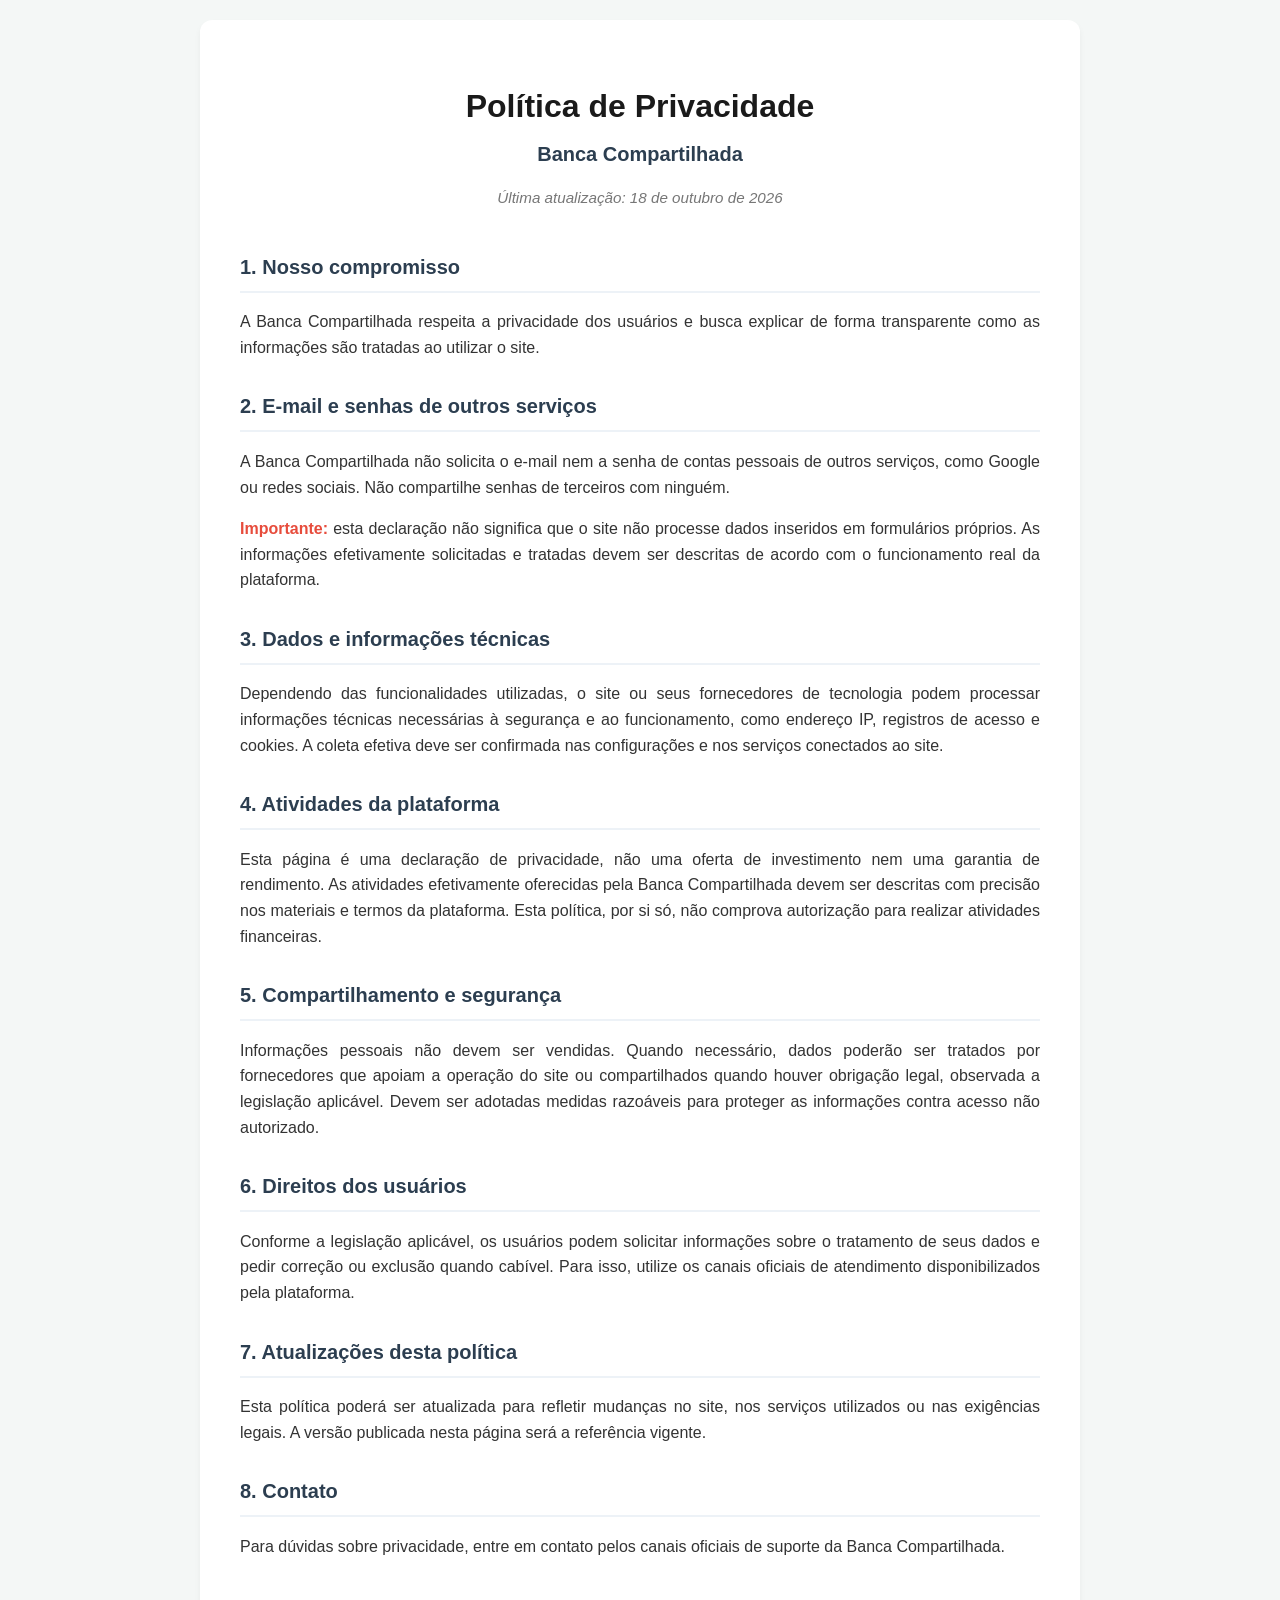
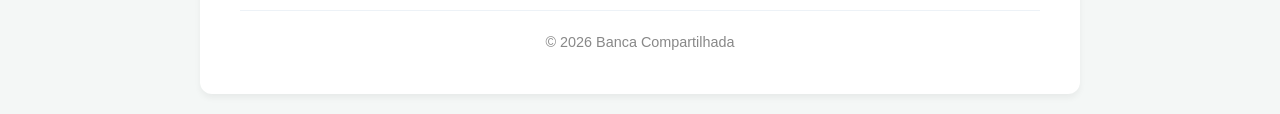
<file: politica-privacidade.html>
<!DOCTYPE html>
<html lang="pt-BR">
<head>
    <meta charset="UTF-8">
    <meta name="viewport" content="width=device-width, initial-scale=1.0">
    <title>Política de Privacidade - Banca Compartilhada</title>
    <style>
        body {
            font-family: 'Segoe UI', Roboto, Helvetica, Arial, sans-serif;
            background-color: #f4f7f6;
            color: #333;
            line-height: 1.6;
            padding: 20px;
            margin: 0;
        }
        .container {
            max-width: 800px;
            margin: 0 auto;
            background: #ffffff;
            padding: 40px;
            border-radius: 12px;
            box-shadow: 0 4px 6px rgba(0,0,0,0.05);
        }
        h1 {
            text-align: center;
            color: #1a1a1a;
            margin-bottom: 5px;
        }
        .data-atualizacao {
            text-align: center;
            color: #777;
            font-size: 0.95em;
            margin-bottom: 40px;
            font-style: italic;
        }
        h2 {
            color: #2c3e50;
            font-size: 1.25em;
            margin-top: 30px;
            border-bottom: 2px solid #edf2f7;
            padding-bottom: 8px;
        }
        p {
            margin-bottom: 16px;
            text-align: justify;
        }
        strong {
            color: #e74c3c;
        }
        .footer {
            text-align: center;
            margin-top: 50px;
            padding-top: 20px;
            border-top: 1px solid #edf2f7;
            color: #888;
            font-size: 0.9em;
        }
    </style>
</head>
<body>

<div class="container">
    <h1>Política de Privacidade</h1>
    <h2 style="text-align: center; border: none; margin-top: 0; padding-bottom: 0;">Banca Compartilhada</h2>
    <p class="data-atualizacao">Última atualização: 18 de outubro de 2026</p>

    <h2>1. Nosso compromisso</h2>
    <p>A Banca Compartilhada respeita a privacidade dos usuários e busca explicar de forma transparente como as informações são tratadas ao utilizar o site.</p>

    <h2>2. E-mail e senhas de outros serviços</h2>
    <p>A Banca Compartilhada não solicita o e-mail nem a senha de contas pessoais de outros serviços, como Google ou redes sociais. Não compartilhe senhas de terceiros com ninguém.</p>
    <p><strong>Importante:</strong> esta declaração não significa que o site não processe dados inseridos em formulários próprios. As informações efetivamente solicitadas e tratadas devem ser descritas de acordo com o funcionamento real da plataforma.</p>

    <h2>3. Dados e informações técnicas</h2>
    <p>Dependendo das funcionalidades utilizadas, o site ou seus fornecedores de tecnologia podem processar informações técnicas necessárias à segurança e ao funcionamento, como endereço IP, registros de acesso e cookies. A coleta efetiva deve ser confirmada nas configurações e nos serviços conectados ao site.</p>

    <h2>4. Atividades da plataforma</h2>
    <p>Esta página é uma declaração de privacidade, não uma oferta de investimento nem uma garantia de rendimento. As atividades efetivamente oferecidas pela Banca Compartilhada devem ser descritas com precisão nos materiais e termos da plataforma. Esta política, por si só, não comprova autorização para realizar atividades financeiras.</p>

    <h2>5. Compartilhamento e segurança</h2>
    <p>Informações pessoais não devem ser vendidas. Quando necessário, dados poderão ser tratados por fornecedores que apoiam a operação do site ou compartilhados quando houver obrigação legal, observada a legislação aplicável. Devem ser adotadas medidas razoáveis para proteger as informações contra acesso não autorizado.</p>

    <h2>6. Direitos dos usuários</h2>
    <p>Conforme a legislação aplicável, os usuários podem solicitar informações sobre o tratamento de seus dados e pedir correção ou exclusão quando cabível. Para isso, utilize os canais oficiais de atendimento disponibilizados pela plataforma.</p>

    <h2>7. Atualizações desta política</h2>
    <p>Esta política poderá ser atualizada para refletir mudanças no site, nos serviços utilizados ou nas exigências legais. A versão publicada nesta página será a referência vigente.</p>

    <h2>8. Contato</h2>
    <p>Para dúvidas sobre privacidade, entre em contato pelos canais oficiais de suporte da Banca Compartilhada.</p>

    <div class="footer">
        &copy; 2026 Banca Compartilhada
    </div>
</div>

</body>
</html>
</file>
